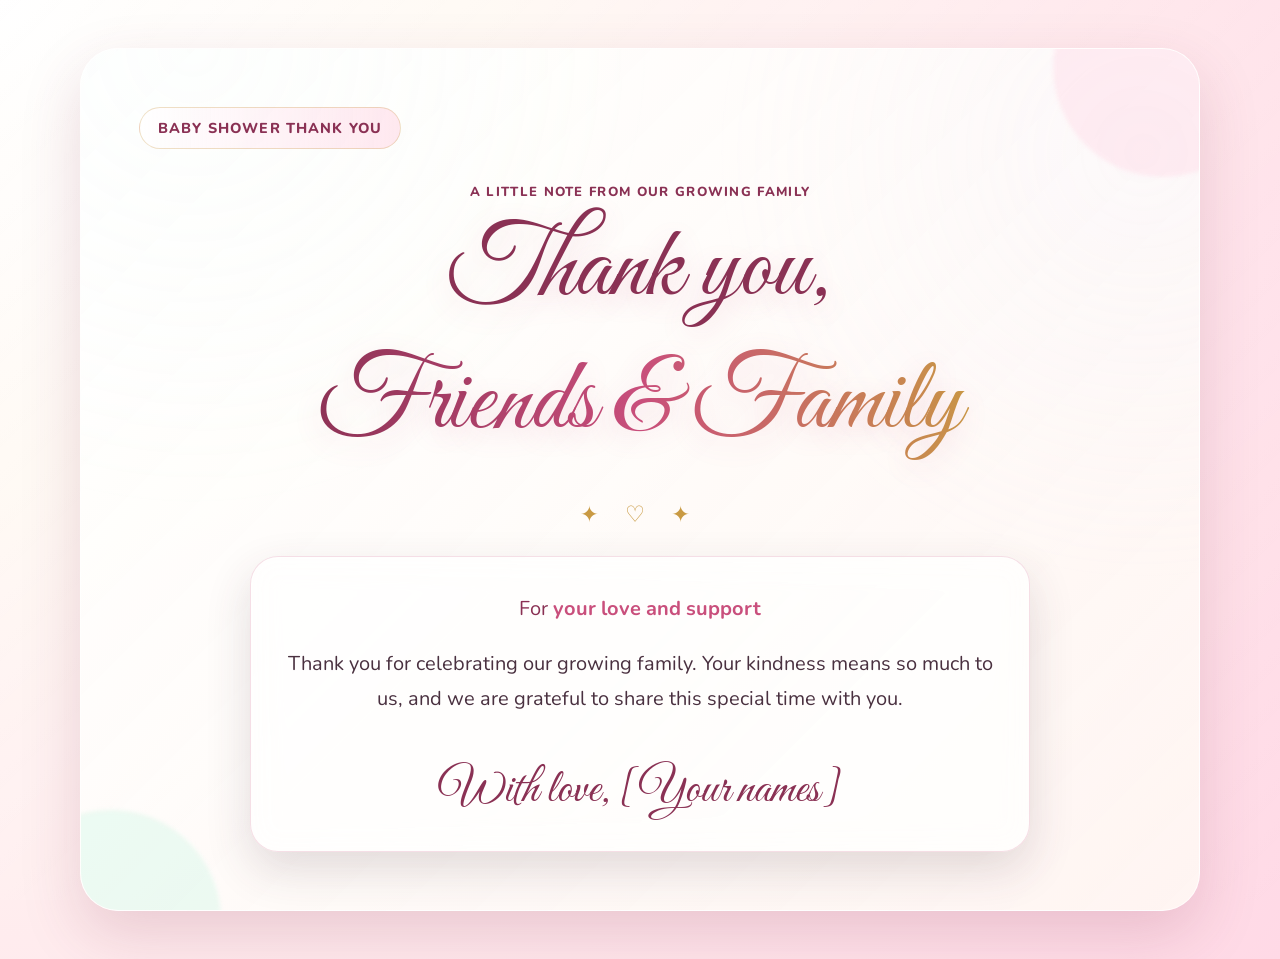
<file: index.html>
<!doctype html>
<html lang="en">
  <head>
    <meta charset="UTF-8" />
    <meta name="viewport" content="width=device-width, initial-scale=1.0" />
    <meta name="description" content="A personalized baby shower thank-you note." />
    <title>Thank You 💕</title>
    <link rel="preconnect" href="https://fonts.googleapis.com" />
    <link rel="preconnect" href="https://fonts.gstatic.com" crossorigin />
    <link href="https://fonts.googleapis.com/css2?family=Great+Vibes&family=Nunito:wght@400;600;700;800&display=swap" rel="stylesheet" />
    <link rel="stylesheet" href="./styles.css" />
  </head>
  <body>
    <div class="floating-hearts" aria-hidden="true">
      <span>♡</span><span>✦</span><span>♡</span><span>✧</span><span>♡</span><span>✦</span>
    </div>

    <main id="app" class="page-shell">
      <section class="loading-card">
        <p>Loading your thank-you note...</p>
      </section>
    </main>

    <noscript><p class="loading-card">Please enable JavaScript to view your thank-you note.</p></noscript>

    <script src="./thank-yous.js"></script>
    <script src="./app.js"></script>
  </body>
</html>
</file>
<file: styles.css>
:root {
  --cream: #fffaf4;
  --blush: #ffd9e6;
  --blush-deep: #f6a9c6;
  --rose: #c94f7c;
  --rose-dark: #8a3154;
  --lavender: #eadffd;
  --mint: #dcf8ec;
  --gold: #c99a43;
  --ink: #4a3140;
  --soft-shadow: 0 24px 60px rgba(138, 49, 84, 0.18);
  --card-shadow: 0 18px 45px rgba(74, 49, 64, 0.16);
}

* {
  box-sizing: border-box;
}

html {
  min-height: 100%;
  background: radial-gradient(circle at top left, #fff 0, var(--cream) 28%, var(--blush) 100%);
}

body {
  min-height: 100vh;
  margin: 0;
  color: var(--ink);
  font-family: "Nunito", system-ui, -apple-system, BlinkMacSystemFont, "Segoe UI", sans-serif;
  overflow-x: hidden;
}

body::before {
  content: "";
  position: fixed;
  inset: 0;
  pointer-events: none;
  background:
    radial-gradient(circle at 15% 20%, rgba(255, 255, 255, 0.9) 0 9px, transparent 10px),
    radial-gradient(circle at 85% 18%, rgba(255, 255, 255, 0.65) 0 13px, transparent 14px),
    radial-gradient(circle at 70% 85%, rgba(255, 255, 255, 0.55) 0 18px, transparent 19px),
    linear-gradient(135deg, rgba(255,255,255,0.2), rgba(255,255,255,0));
  z-index: -2;
}

.floating-hearts {
  position: fixed;
  inset: 0;
  pointer-events: none;
  overflow: hidden;
  z-index: -1;
}

.floating-hearts span {
  position: absolute;
  bottom: -10vh;
  color: rgba(201, 79, 124, 0.28);
  font-size: clamp(1.6rem, 5vw, 4rem);
  animation: floatUp 15s linear infinite;
}

.floating-hearts span:nth-child(1) { left: 8%; animation-duration: 18s; animation-delay: -2s; }
.floating-hearts span:nth-child(2) { left: 22%; animation-duration: 21s; animation-delay: -9s; }
.floating-hearts span:nth-child(3) { left: 48%; animation-duration: 17s; animation-delay: -5s; }
.floating-hearts span:nth-child(4) { left: 64%; animation-duration: 20s; animation-delay: -13s; }
.floating-hearts span:nth-child(5) { left: 78%; animation-duration: 16s; animation-delay: -7s; }
.floating-hearts span:nth-child(6) { left: 91%; animation-duration: 22s; animation-delay: -15s; }

@keyframes floatUp {
  0% { transform: translate3d(0, 0, 0) rotate(0deg); opacity: 0; }
  10% { opacity: 1; }
  50% { transform: translate3d(35px, -55vh, 0) rotate(18deg); }
  100% { transform: translate3d(-25px, -115vh, 0) rotate(-28deg); opacity: 0; }
}

.page-shell {
  width: min(1120px, calc(100% - 28px));
  margin: 0 auto;
  padding: 48px 0;
}

.hero-card,
.loading-card {
  position: relative;
  overflow: hidden;
  border: 1px solid rgba(255, 255, 255, 0.75);
  border-radius: 38px;
  background:
    linear-gradient(135deg, rgba(255,255,255,0.92), rgba(255,250,244,0.82)),
    radial-gradient(circle at 10% 0%, rgba(220,248,236,0.75), transparent 35%),
    radial-gradient(circle at 95% 12%, rgba(234,223,253,0.85), transparent 33%);
  box-shadow: var(--soft-shadow);
  padding: clamp(24px, 5vw, 58px);
}

.hero-card::before,
.hero-card::after {
  content: "";
  position: absolute;
  width: 220px;
  height: 220px;
  border-radius: 999px;
  background: rgba(255, 217, 230, 0.45);
  filter: blur(2px);
  z-index: 0;
}

.hero-card::before {
  top: -92px;
  right: -74px;
}

.hero-card::after {
  bottom: -120px;
  left: -80px;
  background: rgba(220, 248, 236, 0.55);
}

.hero-card > * {
  position: relative;
  z-index: 1;
}

.reveal {
  animation: cardReveal 900ms ease both;
}

@keyframes cardReveal {
  from { transform: translateY(22px) scale(0.985); opacity: 0; }
  to { transform: translateY(0) scale(1); opacity: 1; }
}

.ribbon {
  display: inline-flex;
  align-items: center;
  gap: 8px;
  padding: 10px 18px;
  border: 1px solid rgba(201, 154, 67, 0.3);
  border-radius: 999px;
  background: linear-gradient(90deg, rgba(255,255,255,0.85), rgba(255,217,230,0.6));
  color: var(--rose-dark);
  font-size: 0.9rem;
  font-weight: 800;
  letter-spacing: 0.08em;
  text-transform: uppercase;
}

.thank-you-header {
  margin: 34px auto 26px;
  text-align: center;
}

.eyebrow {
  margin: 0 0 8px;
  color: var(--rose-dark);
  font-weight: 800;
  letter-spacing: 0.1em;
  text-transform: uppercase;
  font-size: 0.82rem;
}

h1 {
  margin: 0 auto;
  max-width: 980px;
  overflow: visible;
  color: var(--rose-dark);
  font-family: "Great Vibes", cursive;
  font-size: clamp(3.6rem, 8vw, 7.4rem);
  font-weight: 400;
  line-height: 1.22;
  text-shadow: 0 8px 28px rgba(201, 79, 124, 0.2);
}

h1 span {
  display: inline-block;
  padding: 0.08em 0.16em 0.18em;
  overflow: visible;
  background: linear-gradient(90deg, var(--rose-dark), var(--rose), var(--gold));
  -webkit-background-clip: text;
  background-clip: text;
  color: transparent;
  animation: shimmer 4s ease-in-out infinite;
}

.thank-you-header h1 {
  text-wrap: balance;
  overflow-wrap: normal;
}

@keyframes shimmer {
  0%, 100% { filter: saturate(1); transform: rotate(-1deg); }
  50% { filter: saturate(1.25); transform: rotate(1deg) translateY(-2px); }
}

.sparkle-line {
  margin-top: 14px;
  color: var(--gold);
  font-size: 1.4rem;
  letter-spacing: 0.45em;
}

.message-card {
  max-width: 780px;
  margin: 0 auto;
  padding: clamp(22px, 4vw, 34px);
  border: 1px solid rgba(201, 79, 124, 0.18);
  border-radius: 28px;
  background: rgba(255, 255, 255, 0.68);
  box-shadow: var(--card-shadow);
  backdrop-filter: blur(14px);
  font-size: clamp(1.05rem, 2.5vw, 1.25rem);
  line-height: 1.75;
  text-align: center;
}

.gift-line {
  margin-top: 0;
  color: var(--rose-dark);
}

.gift-line strong {
  color: var(--rose);
}

.signature {
  margin-bottom: 0;
  color: var(--rose-dark);
  font-family: "Great Vibes", cursive;
  font-size: clamp(2rem, 5vw, 3rem);
  line-height: 1.1;
}

.photo-section {
  margin-top: 46px;
  text-align: center;
}

.photo-section h2 {
  margin: 0;
  color: var(--rose-dark);
  font-size: clamp(1.7rem, 4vw, 2.6rem);
}

.hint {
  margin: 8px 0 24px;
  color: rgba(74, 49, 64, 0.72);
  font-weight: 700;
}

.photo-grid {
  display: grid;
  grid-template-columns: repeat(2, minmax(0, 1fr));
  gap: clamp(18px, 3vw, 28px);
}

.flip-card {
  position: relative;
  min-height: 390px;
  perspective: 1200px;
  outline: none;
}

.flip-card-inner {
  position: relative;
  width: 100%;
  height: 100%;
  min-height: 390px;
  transition: transform 760ms cubic-bezier(.2,.7,.2,1);
  transform-style: preserve-3d;
  transform: rotateY(180deg);
}

.flip-card:hover .flip-card-inner,
.flip-card:focus .flip-card-inner,
.flip-card:focus-within .flip-card-inner {
  transform: rotateY(0deg) translateY(-4px);
}

.flip-card-face {
  position: absolute;
  inset: 0;
  display: flex;
  flex-direction: column;
  justify-content: space-between;
  border-radius: 30px;
  backface-visibility: hidden;
  box-shadow: var(--card-shadow);
  overflow: hidden;
}

.flip-card-front {
  padding: 14px 14px 22px;
  border: 1px solid rgba(255,255,255,0.85);
  background: linear-gradient(180deg, #fff, #fff4f8);
}

.flip-card-front p,
.flip-card-back p {
  margin: 16px 8px 0;
  color: var(--rose-dark);
  font-weight: 900;
  font-size: 1.1rem;
}

.photo-frame {
  position: relative;
  flex: 1;
  min-height: 300px;
  border-radius: 24px;
  overflow: hidden;
  background:
    linear-gradient(135deg, rgba(255,217,230,0.9), rgba(234,223,253,0.88)),
    repeating-linear-gradient(45deg, rgba(255,255,255,0.3) 0 14px, transparent 14px 28px);
}

.photo-frame img {
  width: 100%;
  height: 100%;
  min-height: 300px;
  object-fit: cover;
  display: block;
  transition: transform 600ms ease;
}

.flip-card:hover img,
.flip-card:focus img {
  transform: scale(1.05);
}

.missing-photo::after {
  content: "Add photo here";
  position: absolute;
  inset: 0;
  display: grid;
  place-items: center;
  color: var(--rose-dark);
  font-weight: 900;
  font-size: 1.4rem;
  border: 2px dashed rgba(201, 79, 124, 0.35);
  border-radius: 24px;
}

.flip-card-back {
  align-items: center;
  justify-content: center;
  padding: 28px;
  transform: rotateY(180deg);
  background:
    radial-gradient(circle at 30% 20%, rgba(255,255,255,0.72), transparent 28%),
    linear-gradient(135deg, var(--lavender), var(--blush), var(--mint));
  border: 1px solid rgba(255,255,255,0.88);
}

.tiny-bow {
  font-size: 3rem;
  animation: bowBounce 1.8s ease-in-out infinite;
}

@keyframes bowBounce {
  0%, 100% { transform: translateY(0) rotate(-4deg); }
  50% { transform: translateY(-8px) rotate(4deg); }
}

.interactive-note {
  position: relative;
  display: grid;
  place-items: center;
  margin-top: 42px;
  min-height: 86px;
}

.heart-button {
  border: 0;
  border-radius: 999px;
  padding: 16px 26px;
  background: linear-gradient(135deg, var(--rose), var(--rose-dark));
  color: #fff;
  box-shadow: 0 16px 30px rgba(138, 49, 84, 0.25);
  cursor: pointer;
  font: inherit;
  font-weight: 900;
  transition: transform 180ms ease, box-shadow 180ms ease;
}

.heart-button:hover,
.heart-button:focus-visible {
  transform: translateY(-3px);
  box-shadow: 0 22px 36px rgba(138, 49, 84, 0.31);
}

.heart-button:active {
  transform: translateY(0) scale(0.98);
}

.card-heart-burst {
  position: absolute;
  left: 50%;
  top: 50%;
  z-index: 5;
  pointer-events: none;
}

.card-heart-burst span {
  position: absolute;
  left: 0;
  top: 0;
  font-size: 1.8rem;
  animation: burst 900ms ease-out forwards;
}

@keyframes burst {
  from { opacity: 1; transform: translate(0, 0) rotate(0deg) scale(0.7); }
  to { opacity: 0; transform: translate(var(--x), var(--y)) rotate(var(--r)) scale(1.35); }
}

.setup-warning {
  max-width: 760px;
  margin: 22px auto 0;
  padding: 16px 18px;
  border-radius: 18px;
  border: 1px solid rgba(201, 154, 67, 0.35);
  background: rgba(255, 250, 244, 0.85);
  color: var(--ink);
  line-height: 1.55;
}

.setup-warning code {
  padding: 2px 6px;
  border-radius: 7px;
  background: rgba(201, 79, 124, 0.1);
  color: var(--rose-dark);
}

.loading-card {
  text-align: center;
  font-weight: 800;
}

@media (max-width: 760px) {
  .page-shell {
    width: min(100% - 18px, 1120px);
    padding: 24px 0;
  }
  
  h1 {
    font-size: clamp(3.1rem, 16vw, 5.2rem);
    line-height: 1.18;
  }

  h1 span {
    padding: 0.08em 0.14em 0.18em;
  }

  .hero-card {
    border-radius: 28px;
  }

  .photo-grid {
    grid-template-columns: 1fr;
  }

  .flip-card,
  .flip-card-inner {
    min-height: 350px;
  }

  .photo-frame,
  .photo-frame img {
    min-height: 260px;
  }
}

@media (prefers-reduced-motion: reduce) {
  *, *::before, *::after {
    animation-duration: 0.01ms !important;
    animation-iteration-count: 1 !important;
    scroll-behavior: auto !important;
    transition-duration: 0.01ms !important;
  }
}
</file>
